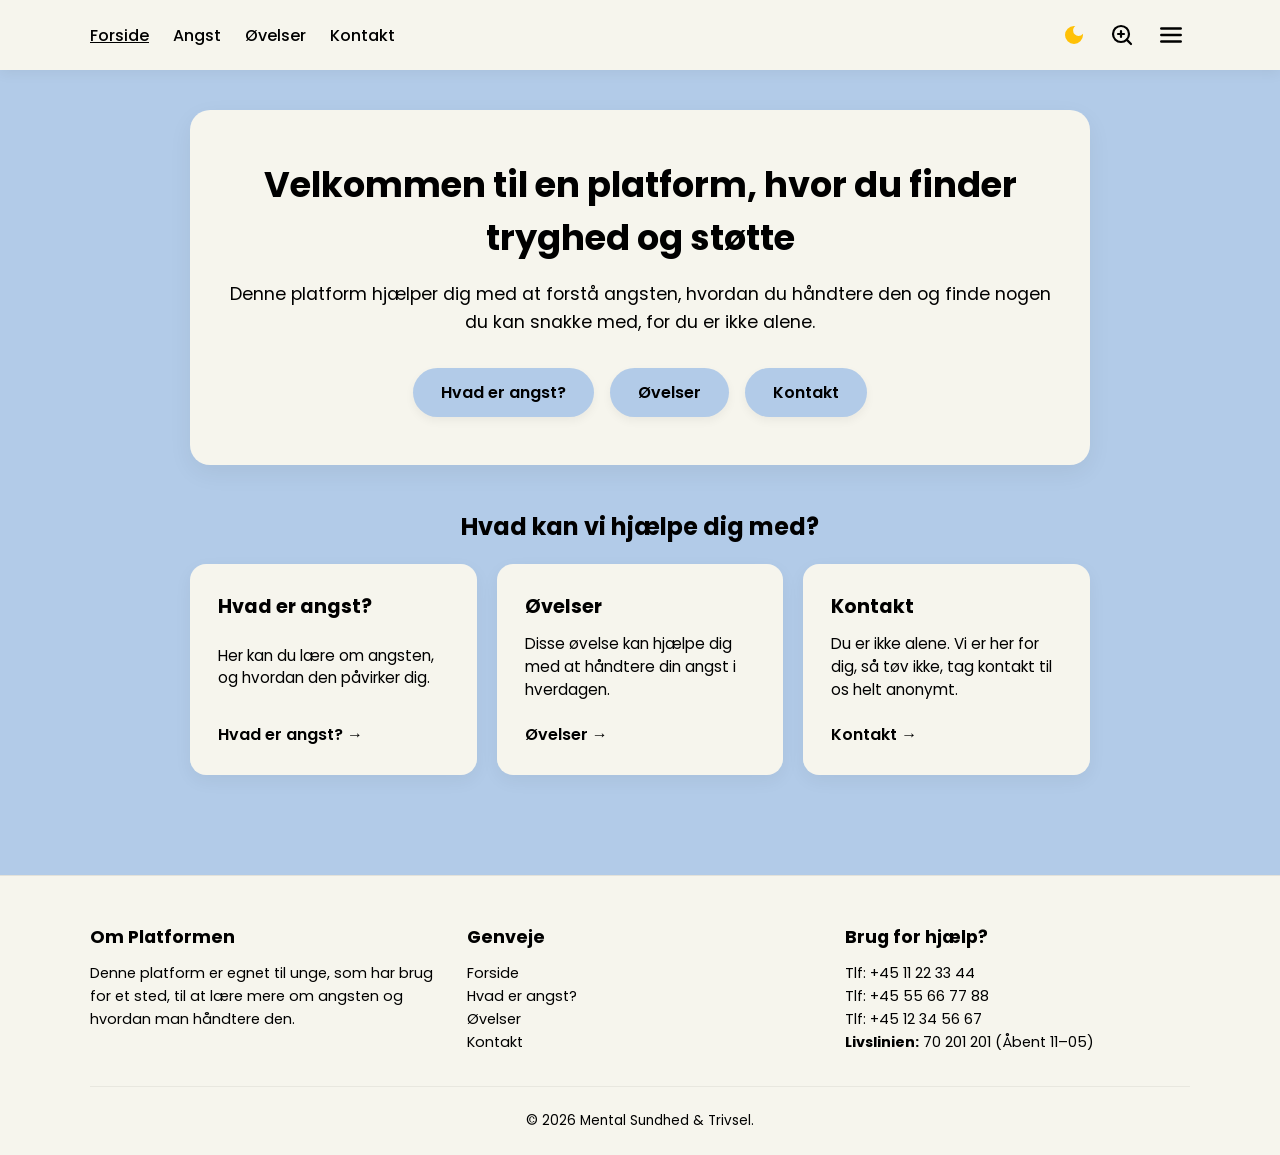
<file: index.html>
<!DOCTYPE html>
<html lang="da">
<head>
    <meta charset="UTF-8">
    <meta name="viewport" content="width=device-width, initial-scale=1.0">
    <title>Mental Sundhed & Trivsel - Forside</title>
    <link rel="preconnect" href="https://fonts.googleapis.com">
    <link rel="preconnect" href="https://fonts.gstatic.com" crossorigin>
    <link href="https://fonts.googleapis.com/css2?family=Poppins:wght@300;400;500;600;700&display=swap" rel="stylesheet">
    <link rel="stylesheet" href="style.css">
</head>
<body>

    <!-- Top Header -->
    <header class="site-header">
        <div class="header-inner">
            <nav class="desktop-nav" aria-label="Hovednavigation">
                <a href="index.html" class="active">Forside</a>
                <a href="om-angst.html">Angst</a>
                <a href="ovelser.html">Øvelser</a>
                <a href="kontakt.html">Kontakt</a>
            </nav>

            <div class="header-icons">
                <!-- Gul måne til Dark Mode -->
                <button id="theme-toggle" class="icon-btn moon-btn" aria-label="Skift til mørk tilstand" title="Mørk tilstand">
                    <svg width="24" height="24" viewBox="0 0 24 24" fill="currentColor">
                        <path d="M12 3a9 9 0 1 0 9 9c0-.46-.04-.92-.1-1.36a5.389 5.389 0 0 1-4.4 2.26 5.403 5.403 0 0 1-5.4-5.4c0-1.81.89-3.42 2.26-4.4C12.92 3.04 12.46 3 12 3z"/>
                    </svg>
                </button>

                <!-- Forstørrelsesglas til tekststørrelse -->
                <button id="text-size-toggle" class="icon-btn" aria-label="Juster tekststørrelse" title="Skift tekststørrelse">
                    <svg width="24" height="24" viewBox="0 0 24 24" fill="none" stroke="currentColor" stroke-width="2.2" stroke-linecap="round" stroke-linejoin="round">
                        <circle cx="11" cy="11" r="8"/>
                        <line x1="21" y1="21" x2="16.65" y2="16.65"/>
                        <line x1="11" y1="8" x2="11" y2="14"/>
                        <line x1="8" y1="11" x2="14" y2="11"/>
                    </svg>
                </button>

                <!-- Menu-ikon -->
                <button id="menu-toggle" class="icon-btn mobile-menu-btn" aria-label="Åbn menu" title="Menu">
                    <svg width="26" height="26" viewBox="0 0 24 24" fill="none" stroke="currentColor" stroke-width="2.2" stroke-linecap="round">
                        <line x1="3" y1="12" x2="21" y2="12"/>
                        <line x1="3" y1="6" x2="21" y2="6"/>
                        <line x1="3" y1="18" x2="21" y2="18"/>
                    </svg>
                </button>
            </div>
        </div>

        <!-- Udfoldelig mobilmenu -->
        <nav id="nav-menu" class="nav-dropdown hidden" aria-label="Mobilnavigation">
            <a href="index.html">Forside</a>
            <a href="om-angst.html">Angst</a>
            <a href="ovelser.html">Øvelser</a>
            <a href="kontakt.html">Kontakt</a>
        </nav>
    </header>

    <!-- Hovedindhold -->
    <main class="main-wrapper">
        
        <!-- Hero-boks -->
        <section class="hero-box">
            <h1>Velkommen til en platform, hvor du finder tryghed og støtte</h1>
            <p>Denne platform hjælper dig med at forstå angsten, hvordan du håndtere den og finde nogen du kan snakke med, for du er ikke alene.</p>
            
            <div class="hero-buttons">
                <a href="om-angst.html" class="pill-btn">Hvad er angst?</a>
                <a href="ovelser.html" class="pill-btn">Øvelser</a>
                <a href="kontakt.html" class="pill-btn">Kontakt</a>
            </div>
        </section>

        <!-- Sektion med tre kort -->
        <section class="cards-section">
            <h2>Hvad kan vi hjælpe dig med?</h2>
            
            <div class="cards-grid">
                <article class="info-card">
                    <h3>Hvad er angst?</h3>
                    <p>Her kan du lære om angsten, og hvordan den påvirker dig.</p>
                    <a href="om-angst.html" class="card-link">Hvad er angst? &rarr;</a>
                </article>

                <article class="info-card">
                    <h3>Øvelser</h3>
                    <p>Disse øvelse kan hjælpe dig med at håndtere din angst i hverdagen.</p>
                    <a href="ovelser.html" class="card-link">Øvelser &rarr;</a>
                </article>

                <article class="info-card">
                    <h3>Kontakt</h3>
                    <p>Du er ikke alene. Vi er her for dig, så tøv ikke, tag kontakt til os helt anonymt.</p>
                    <a href="kontakt.html" class="card-link">Kontakt &rarr;</a>
                </article>
            </div>
        </section>

    </main>

    <!-- Footer -->
    <footer class="site-footer">
        <div class="footer-grid">
            <div class="footer-col">
                <h4>Om Platformen</h4>
                <p>Denne platform er egnet til unge, som har brug for et sted, til at lære mere om angsten og hvordan man håndtere den.</p>
            </div>

            <div class="footer-col">
                <h4>Genveje</h4>
                <ul>
                    <li><a href="index.html">Forside</a></li>
                    <li><a href="om-angst.html">Hvad er angst?</a></li>
                    <li><a href="ovelser.html">Øvelser</a></li>
                    <li><a href="kontakt.html">Kontakt</a></li>
                </ul>
            </div>

            <div class="footer-col">
                <h4>Brug for hjælp?</h4>
                <p>Tlf: +45 11 22 33 44</p>
                <p>Tlf: +45 55 66 77 88</p>
                <p>Tlf: +45 12 34 56 67</p>
                <p><strong>Livslinien:</strong> 70 201 201 (Åbent 11–05)</p>
            </div>
            </div>
        </div>

        <div class="footer-bottom">
            <p>&copy; 2026 Mental Sundhed & Trivsel.</p>
        </div>
    </footer>

    <!-- Interaktiv JavaScript -->
    <script>
        const themeBtn = document.getElementById('theme-toggle');
        themeBtn.addEventListener('click', () => {
            document.body.classList.toggle('dark-mode');
        });

        const textSizeBtn = document.getElementById('text-size-toggle');
        textSizeBtn.addEventListener('click', () => {
            document.body.classList.toggle('large-text');
        });

        const menuBtn = document.getElementById('menu-toggle');
        const navMenu = document.getElementById('nav-menu');
        menuBtn.addEventListener('click', () => {
            navMenu.classList.toggle('hidden');
        });
    </script>
</body>
</html>
</file>
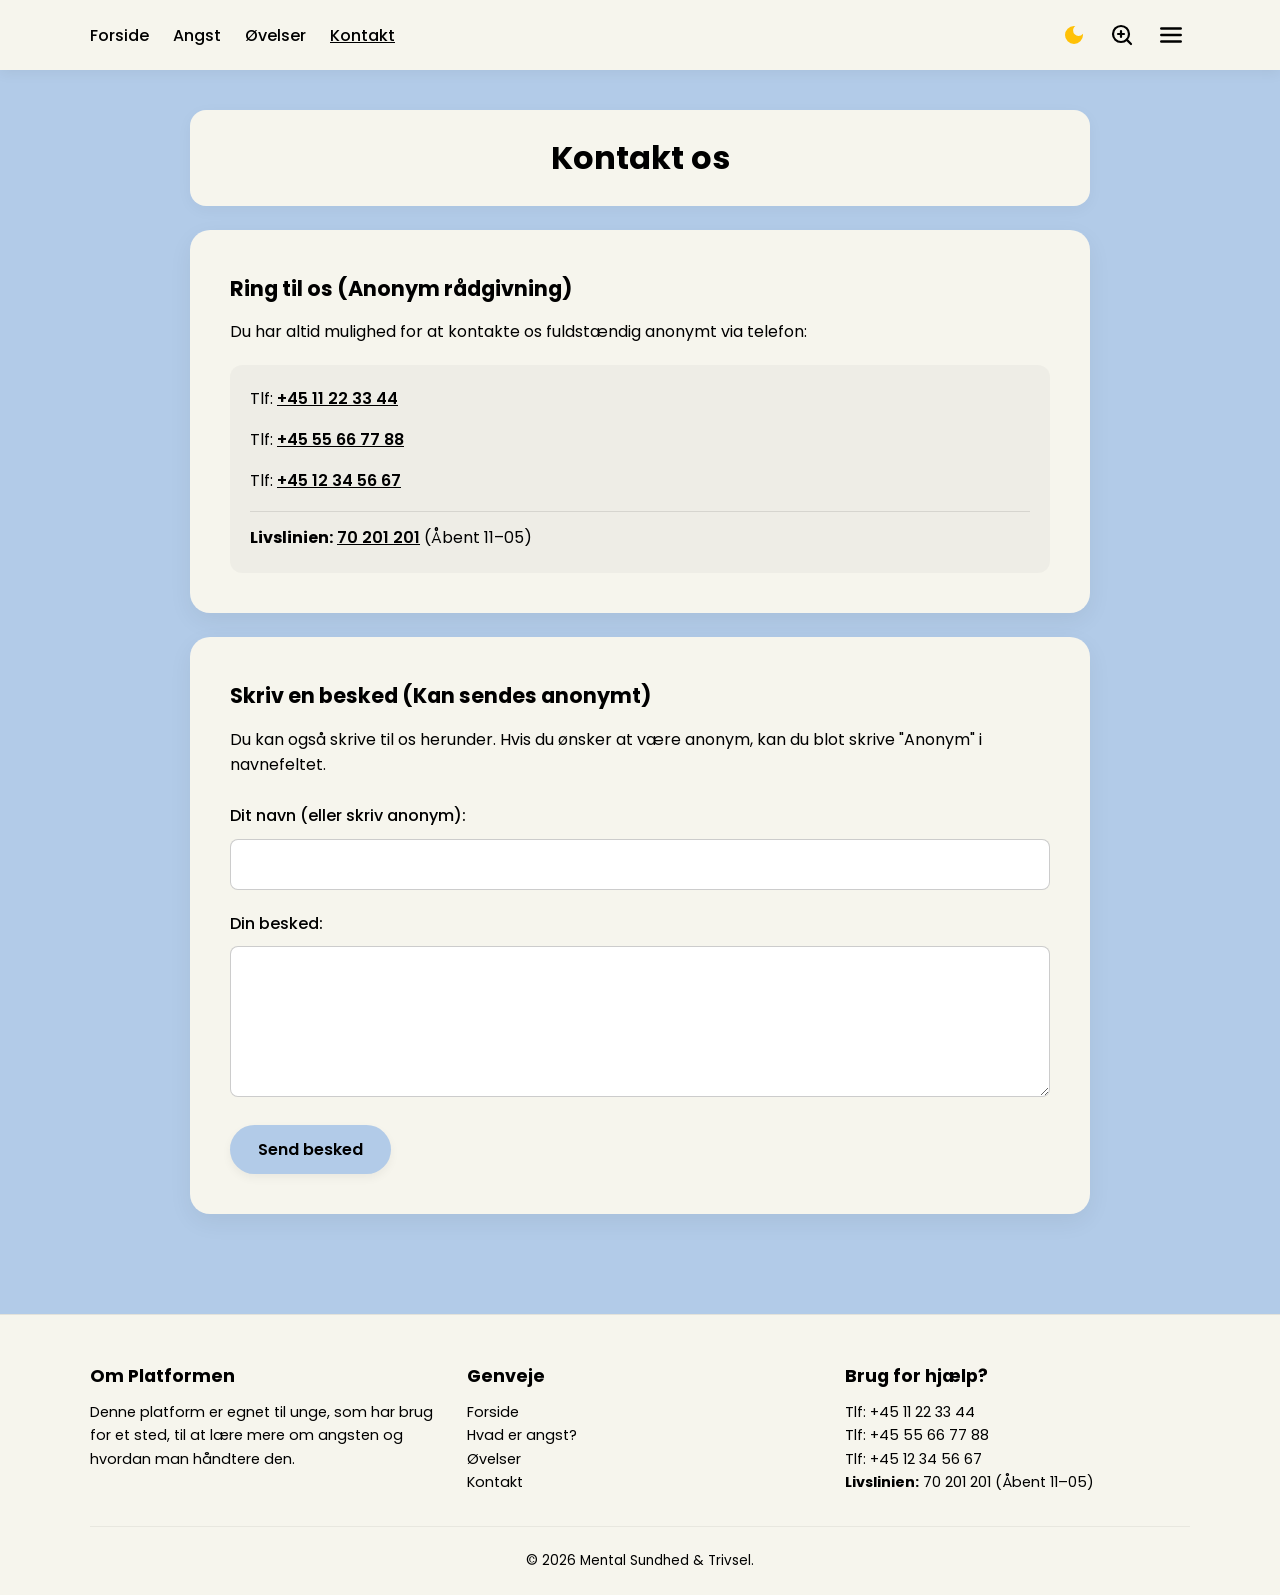
<file: kontakt.html>
<!DOCTYPE html>
<html lang="da">
<head>
    <meta charset="UTF-8">
    <meta name="viewport" content="width=device-width, initial-scale=1.0">
    <title>Kontakt - Mental Sundhed & Trivsel</title>
    <link rel="preconnect" href="https://fonts.googleapis.com">
    <link rel="preconnect" href="https://fonts.gstatic.com" crossorigin>
    <link href="https://fonts.googleapis.com/css2?family=Poppins:wght@300;400;500;600;700&display=swap" rel="stylesheet">
    <link rel="stylesheet" href="style.css">
</head>
<body>

    <!-- Top Header -->
    <header class="site-header">
        <div class="header-inner">
            <nav class="desktop-nav" aria-label="Hovednavigation">
                <a href="index.html">Forside</a>
                <a href="om-angst.html">Angst</a>
                <a href="ovelser.html">Øvelser</a>
                <a href="kontakt.html" class="active">Kontakt</a>
            </nav>

            <div class="header-icons">
                <!-- Gul måne til Dark Mode -->
                <button id="theme-toggle" class="icon-btn moon-btn" aria-label="Skift til mørk tilstand" title="Mørk tilstand">
                    <svg width="24" height="24" viewBox="0 0 24 24" fill="currentColor">
                        <path d="M12 3a9 9 0 1 0 9 9c0-.46-.04-.92-.1-1.36a5.389 5.389 0 0 1-4.4 2.26 5.403 5.403 0 0 1-5.4-5.4c0-1.81.89-3.42 2.26-4.4C12.92 3.04 12.46 3 12 3z"/>
                    </svg>
                </button>

                <!-- Forstørrelsesglas til tekststørrelse -->
                <button id="text-size-toggle" class="icon-btn" aria-label="Juster tekststørrelse" title="Skift tekststørrelse">
                    <svg width="24" height="24" viewBox="0 0 24 24" fill="none" stroke="currentColor" stroke-width="2.2" stroke-linecap="round" stroke-linejoin="round">
                        <circle cx="11" cy="11" r="8"/>
                        <line x1="21" y1="21" x2="16.65" y2="16.65"/>
                        <line x1="11" y1="8" x2="11" y2="14"/>
                        <line x1="8" y1="11" x2="14" y2="11"/>
                    </svg>
                </button>

                <!-- Menu-ikon -->
                <button id="menu-toggle" class="icon-btn mobile-menu-btn" aria-label="Åbn menu" title="Menu">
                    <svg width="26" height="26" viewBox="0 0 24 24" fill="none" stroke="currentColor" stroke-width="2.2" stroke-linecap="round">
                        <line x1="3" y1="12" x2="21" y2="12"/>
                        <line x1="3" y1="6" x2="21" y2="6"/>
                        <line x1="3" y1="18" x2="21" y2="18"/>
                    </svg>
                </button>
            </div>
        </div>

        <!-- Udfoldelig mobilmenu -->
        <nav id="nav-menu" class="nav-dropdown hidden" aria-label="Mobilnavigation">
            <a href="index.html">Forside</a>
            <a href="om-angst.html">Angst</a>
            <a href="ovelser.html">Øvelser</a>
            <a href="kontakt.html">Kontakt</a>
        </nav>
    </header>

    <!-- Hovedindhold -->
    <main class="main-wrapper">
        
        <!-- Titel-boks -->
        <div class="page-title-box">
            <h1>Kontakt os</h1>
        </div>

        <!-- Fælles boks med alle telefonnumre -->
        <section class="content-box">
            <h2 style="font-size: 1.3rem; margin-bottom: 12px;">Ring til os (Anonym rådgivning)</h2>
            <p style="margin-bottom: 20px; line-height: 1.6;">
                Du har altid mulighed for at kontakte os fuldstændig anonymt via telefon:
            </p>

            <div style="background-color: rgba(0,0,0,0.03); padding: 20px; border-radius: 12px; display: flex; flex-direction: column; gap: 12px;">
                <p style="font-size: 1rem;">Tlf: <a href="tel:+4511223344" style="font-weight: 600; text-decoration: underline;">+45 11 22 33 44</a></p>
                <p style="font-size: 1rem;">Tlf: <a href="tel:+4555667788" style="font-weight: 600; text-decoration: underline;">+45 55 66 77 88</a></p>
                <p style="font-size: 1rem;">Tlf: <a href="tel:+4512345667" style="font-weight: 600; text-decoration: underline;">+45 12 34 56 67</a></p>
                <p style="font-size: 1rem; margin-top: 4px; padding-top: 12px; border-top: 1px solid rgba(0,0,0,0.1);">
                    <strong>Livslinien:</strong> <a href="tel:70201201" style="font-weight: 600; text-decoration: underline;">70 201 201</a> (Åbent 11–05)
                </p>
            </div>
        </section>

        <!-- Kontaktformular-boks (Uden e-mail og med Send-knap) -->
        <section class="content-box">
            <h2 style="font-size: 1.3rem; margin-bottom: 12px;">Skriv en besked (Kan sendes anonymt)</h2>
            <p style="margin-bottom: 24px; line-height: 1.6;">
                Du kan også skrive til os herunder. Hvis du ønsker at være anonym, kan du blot skrive "Anonym" i navnefeltet.
            </p>

            <form id="contact-form" style="display: flex; flex-direction: column; gap: 20px;">
                <div style="display: flex; flex-direction: column; gap: 8px;">
                    <label for="navn" style="font-weight: 500;">Dit navn (eller skriv anonym):</label>
                    <input type="text" id="navn" name="navn" required style="padding: 12px; border-radius: 8px; border: 1px solid rgba(0,0,0,0.2); background-color: #ffffff; font-family: 'Poppins', sans-serif; font-size: 1rem;">
                </div>

                <div style="display: flex; flex-direction: column; gap: 8px;">
                    <label for="besked" style="font-weight: 500;">Din besked:</label>
                    <textarea id="besked" name="besked" rows="5" required style="padding: 12px; border-radius: 8px; border: 1px solid rgba(0,0,0,0.2); background-color: #ffffff; font-family: 'Poppins', sans-serif; font-size: 1rem; resize: vertical;"></textarea>
                </div>

                <button type="submit" class="pill-btn" style="border: none; cursor: pointer; align-self: flex-start; margin-top: 8px; font-family: 'Poppins', sans-serif; font-size: 1rem;">Send besked</button>
            </form>

            <!-- Bekræftelsesbesked når man trykker på knappen -->
            <p id="form-feedback" class="hidden" style="margin-top: 16px; font-weight: 600;">
                Tak for din besked! Vi har modtaget den.
            </p>
        </section>

    </main>

    <!-- Footer -->
    <footer class="site-footer">
        <div class="footer-grid">
            <div class="footer-col">
                <h4>Om Platformen</h4>
                <p>Denne platform er egnet til unge, som har brug for et sted, til at lære mere om angsten og hvordan man håndtere den.</p>
            </div>

            <div class="footer-col">
                <h4>Genveje</h4>
                <ul>
                    <li><a href="index.html">Forside</a></li>
                    <li><a href="om-angst.html">Hvad er angst?</a></li>
                    <li><a href="ovelser.html">Øvelser</a></li>
                    <li><a href="kontakt.html">Kontakt</a></li>
                </ul>
            </div>

<div class="footer-col">
                <h4>Brug for hjælp?</h4>
                <p>Tlf: +45 11 22 33 44</p>
                <p>Tlf: +45 55 66 77 88</p>
                <p>Tlf: +45 12 34 56 67</p>
                <p><strong>Livslinien:</strong> 70 201 201 (Åbent 11–05)</p>
            </div>
            </div>
        </div>

        <div class="footer-bottom">
            <p>&copy; 2026 Mental Sundhed & Trivsel.</p>
        </div>
    </footer>

    <!-- Interaktiv JavaScript -->
    <script>
        const themeBtn = document.getElementById('theme-toggle');
        themeBtn.addEventListener('click', () => {
            document.body.classList.toggle('dark-mode');
        });

        const textSizeBtn = document.getElementById('text-size-toggle');
        textSizeBtn.addEventListener('click', () => {
            document.body.classList.toggle('large-text');
        });

        const menuBtn = document.getElementById('menu-toggle');
        const navMenu = document.getElementById('nav-menu');
        menuBtn.addEventListener('click', () => {
            navMenu.classList.toggle('hidden');
        });

        // Vis bekræftelse når beskeden sendes i prototypen
        const contactForm = document.getElementById('contact-form');
        const formFeedback = document.getElementById('form-feedback');
        contactForm.addEventListener('submit', (e) => {
            e.preventDefault();
            formFeedback.classList.remove('hidden');
            contactForm.reset();
        });
    </script>
</body>
</html>
</file>
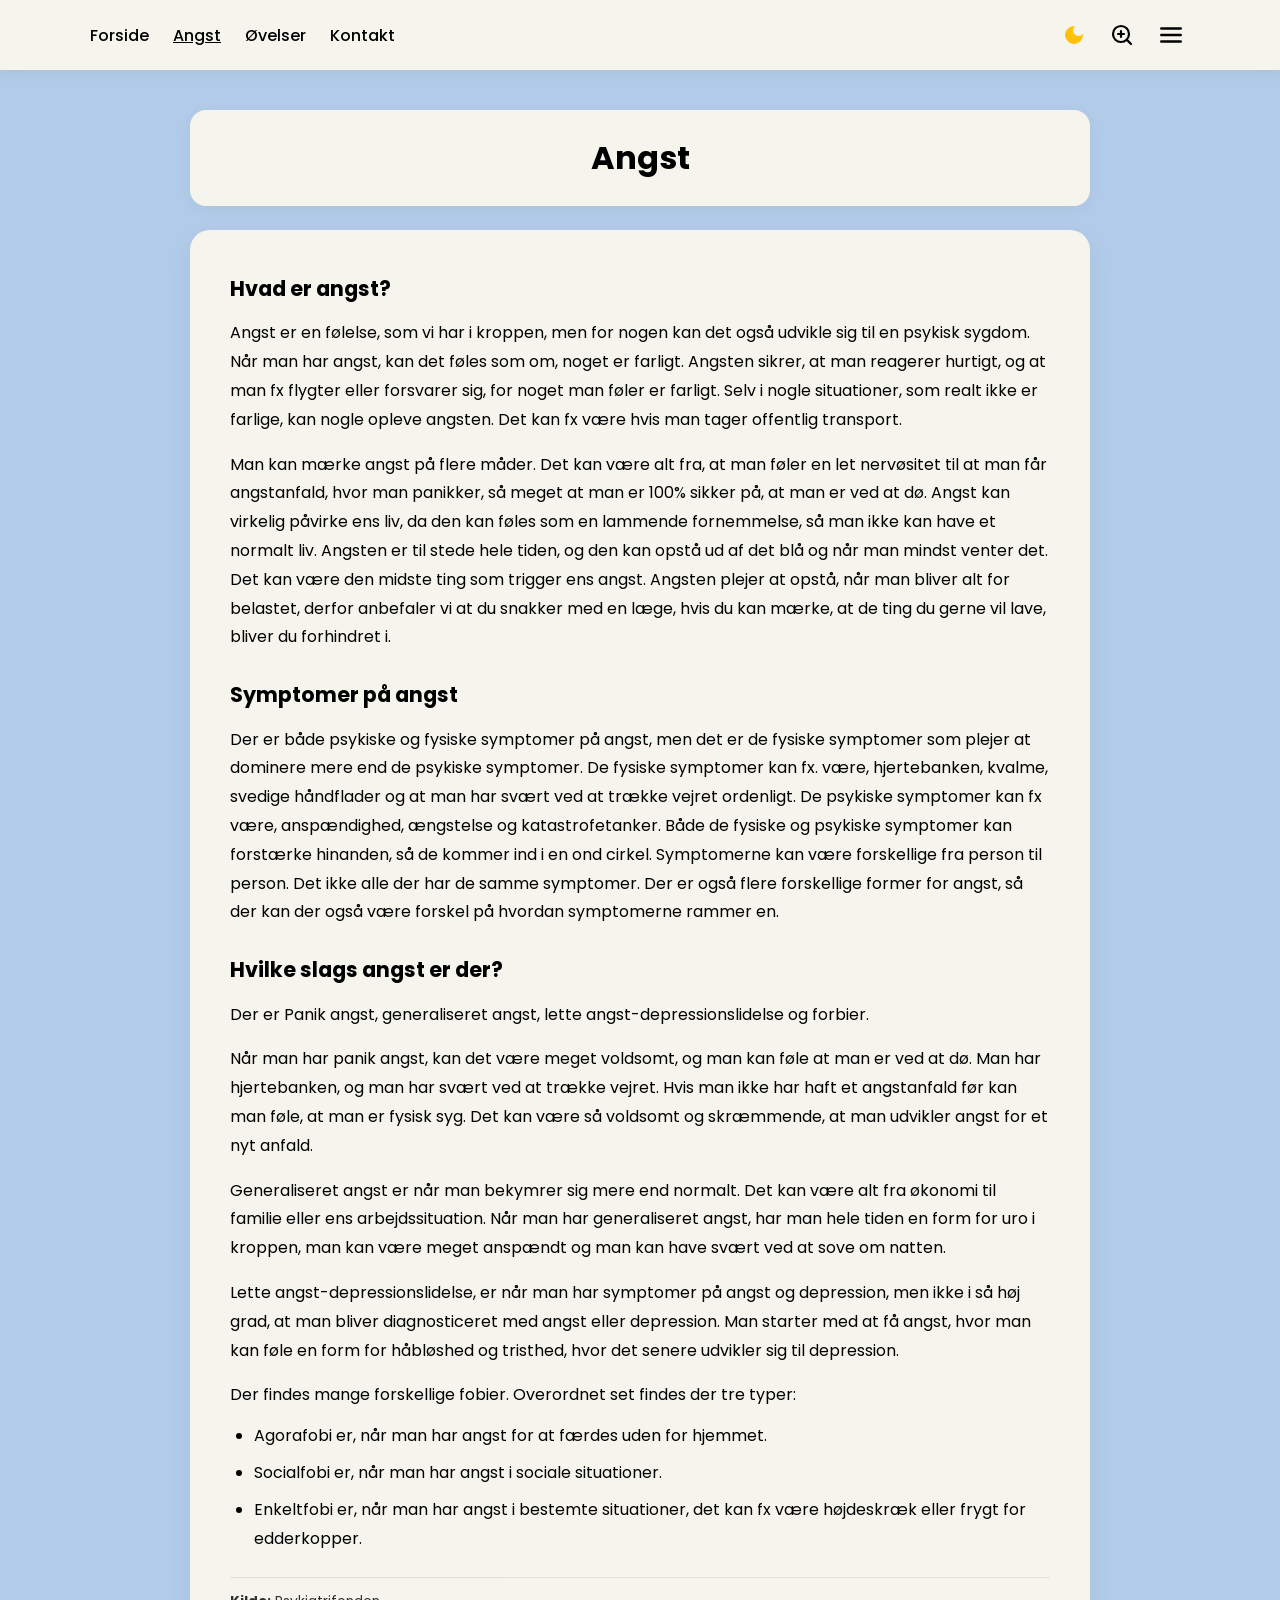
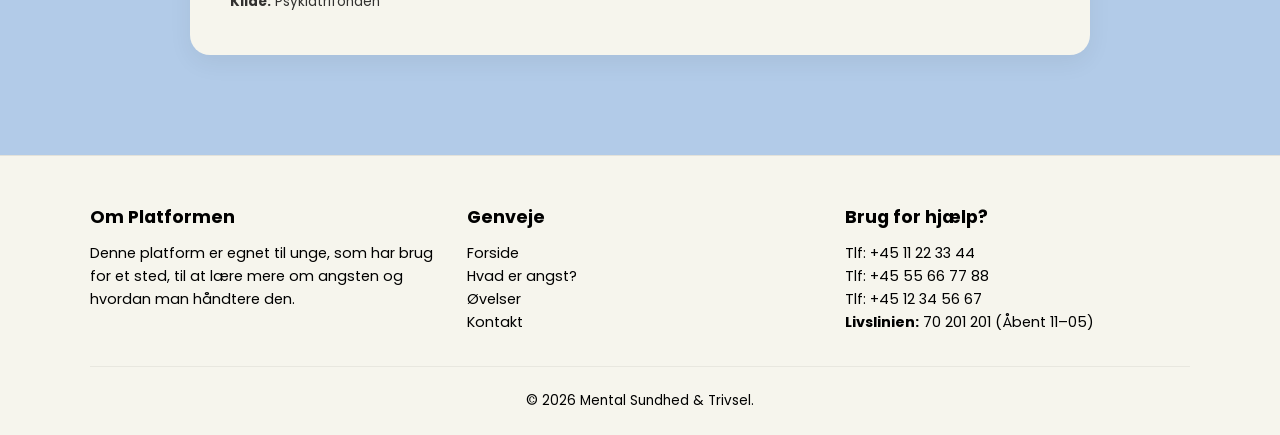
<file: om-angst.html>
<!DOCTYPE html>
<html lang="da">
<head>
    <meta charset="UTF-8">
    <meta name="viewport" content="width=device-width, initial-scale=1.0">
    <title>Angst - Mental Sundhed & Trivsel</title>
    <link rel="preconnect" href="https://fonts.googleapis.com">
    <link rel="preconnect" href="https://fonts.gstatic.com" crossorigin>
    <link href="https://fonts.googleapis.com/css2?family=Poppins:wght@300;400;500;600;700&display=swap" rel="stylesheet">
    <link rel="stylesheet" href="style.css">
</head>
<body>

    <!-- Top Header -->
    <header class="site-header">
        <div class="header-inner">
            <nav class="desktop-nav" aria-label="Hovednavigation">
                <a href="index.html">Forside</a>
                <a href="om-angst.html" class="active">Angst</a>
                <a href="ovelser.html">Øvelser</a>
                <a href="kontakt.html">Kontakt</a>
            </nav>

            <div class="header-icons">
                <!-- Gul måne til Dark Mode -->
                <button id="theme-toggle" class="icon-btn moon-btn" aria-label="Skift til mørk tilstand" title="Mørk tilstand">
                    <svg width="24" height="24" viewBox="0 0 24 24" fill="currentColor">
                        <path d="M12 3a9 9 0 1 0 9 9c0-.46-.04-.92-.1-1.36a5.389 5.389 0 0 1-4.4 2.26 5.403 5.403 0 0 1-5.4-5.4c0-1.81.89-3.42 2.26-4.4C12.92 3.04 12.46 3 12 3z"/>
                    </svg>
                </button>

                <!-- Forstørrelsesglas til tekststørrelse -->
                <button id="text-size-toggle" class="icon-btn" aria-label="Juster tekststørrelse" title="Skift tekststørrelse">
                    <svg width="24" height="24" viewBox="0 0 24 24" fill="none" stroke="currentColor" stroke-width="2.2" stroke-linecap="round" stroke-linejoin="round">
                        <circle cx="11" cy="11" r="8"/>
                        <line x1="21" y1="21" x2="16.65" y2="16.65"/>
                        <line x1="11" y1="8" x2="11" y2="14"/>
                        <line x1="8" y1="11" x2="14" y2="11"/>
                    </svg>
                </button>

                <!-- Menu-ikon -->
                <button id="menu-toggle" class="icon-btn mobile-menu-btn" aria-label="Åbn menu" title="Menu">
                    <svg width="26" height="26" viewBox="0 0 24 24" fill="none" stroke="currentColor" stroke-width="2.2" stroke-linecap="round">
                        <line x1="3" y1="12" x2="21" y2="12"/>
                        <line x1="3" y1="6" x2="21" y2="6"/>
                        <line x1="3" y1="18" x2="21" y2="18"/>
                    </svg>
                </button>
            </div>
        </div>

        <!-- Udfoldelig mobilmenu -->
        <nav id="nav-menu" class="nav-dropdown hidden" aria-label="Mobilnavigation">
            <a href="index.html">Forside</a>
            <a href="om-angst.html">Angst</a>
            <a href="ovelser.html">Øvelser</a>
            <a href="kontakt.html">Kontakt</a>
        </nav>
    </header>

    <!-- Hovedindhold -->
    <main class="main-wrapper">
        
        <!-- Titel-boks -->
        <div class="page-title-box">
            <h1>Angst</h1>
        </div>

        <!-- Indholdsboks -->
        <section class="content-box">
            <h2 style="font-size: 1.3rem; margin-bottom: 12px;">Hvad er angst?</h2>
            <p style="margin-bottom: 16px;">
                Angst er en følelse, som vi har i kroppen, men for nogen kan det også udvikle sig til en psykisk sygdom. Når man har angst, kan det føles som om, noget er farligt. Angsten sikrer, at man reagerer hurtigt, og at man fx flygter eller forsvarer sig, for noget man føler er farligt. Selv i nogle situationer, som realt ikke er farlige, kan nogle opleve angsten. Det kan fx være hvis man tager offentlig transport.
            </p>

            <p style="margin-bottom: 24px;">
                Man kan mærke angst på flere måder. Det kan være alt fra, at man føler en let nervøsitet til at man får angstanfald, hvor man panikker, så meget at man er 100% sikker på, at man er ved at dø. Angst kan virkelig påvirke ens liv, da den kan føles som en lammende fornemmelse, så man ikke kan have et normalt liv. Angsten er til stede hele tiden, og den kan opstå ud af det blå og når man mindst venter det. Det kan være den midste ting som trigger ens angst. Angsten plejer at opstå, når man bliver alt for belastet, derfor anbefaler vi at du snakker med en læge, hvis du kan mærke, at de ting du gerne vil lave, bliver du forhindret i.
            </p>

            <h2 style="font-size: 1.3rem; margin-bottom: 12px;">Symptomer på angst</h2>
            <p style="margin-bottom: 24px;">
                Der er både psykiske og fysiske symptomer på angst, men det er de fysiske symptomer som plejer at dominere mere end de psykiske symptomer. De fysiske symptomer kan fx. være, hjertebanken, kvalme, svedige håndflader og at man har svært ved at trække vejret ordenligt. De psykiske symptomer kan fx være, anspændighed, ængstelse og katastrofetanker. Både de fysiske og psykiske symptomer kan forstærke hinanden, så de kommer ind i en ond cirkel. Symptomerne kan være forskellige fra person til person. Det ikke alle der har de samme symptomer. Der er også flere forskellige former for angst, så der kan der også være forskel på hvordan symptomerne rammer en.
            </p>

            <h2 style="font-size: 1.3rem; margin-bottom: 12px;">Hvilke slags angst er der?</h2>
            <p style="margin-bottom: 16px;">
                Der er Panik angst, generaliseret angst, lette angst-depressionslidelse og forbier.
            </p>

            <p style="margin-bottom: 16px;">
                Når man har panik angst, kan det være meget voldsomt, og man kan føle at man er ved at dø. Man har hjertebanken, og man har svært ved at trække vejret. Hvis man ikke har haft et angstanfald før kan man føle, at man er fysisk syg. Det kan være så voldsomt og skræmmende, at man udvikler angst for et nyt anfald.
            </p>

            <p style="margin-bottom: 16px;">
                Generaliseret angst er når man bekymrer sig mere end normalt. Det kan være alt fra økonomi til familie eller ens arbejdssituation. Når man har generaliseret angst, har man hele tiden en form for uro i kroppen, man kan være meget anspændt og man kan have svært ved at sove om natten.
            </p>

            <p style="margin-bottom: 16px;">
                Lette angst-depressionslidelse, er når man har symptomer på angst og depression, men ikke i så høj grad, at man bliver diagnosticeret med angst eller depression. Man starter med at få angst, hvor man kan føle en form for håbløshed og tristhed, hvor det senere udvikler sig til depression.
            </p>

            <p style="margin-bottom: 12px;">
                Der findes mange forskellige fobier. Overordnet set findes der tre typer:
            </p>

            <ul style="padding-left: 24px; display: flex; flex-direction: column; gap: 8px;">
                <li>Agorafobi er, når man har angst for at færdes uden for hjemmet.</li>
                <li>Socialfobi er, når man har angst i sociale situationer.</li>
                <li>Enkeltfobi er, når man har angst i bestemte situationer, det kan fx være højdeskræk eller frygt for edderkopper.</li>
            </ul>
            <div style="border-top: 1px solid rgba(0, 0, 0, 0.1); padding-top: 12px; margin-top: 24px; font-size: 0.85rem; opacity: 0.8;">
                <p><strong>Kilde:</strong> Psykiatrifonden</p>
            </div>
        </section>

    </main>

    <!-- Footer -->
     <!-- Footer -->
    <footer class="site-footer">
        <div class="footer-grid">
            <div class="footer-col">
                <h4>Om Platformen</h4>
                <p>Denne platform er egnet til unge, som har brug for et sted, til at lære mere om angsten og hvordan man håndtere den.</p>
            </div>

            <div class="footer-col">
                <h4>Genveje</h4>
                <ul>
                    <li><a href="index.html">Forside</a></li>
                    <li><a href="om-angst.html">Hvad er angst?</a></li>
                    <li><a href="ovelser.html">Øvelser</a></li>
                    <li><a href="kontakt.html">Kontakt</a></li>
                </ul>
            </div>

            <div class="footer-col">
                <h4>Brug for hjælp?</h4>
                <p>Tlf: +45 11 22 33 44</p>
                <p>Tlf: +45 55 66 77 88</p>
                <p>Tlf: +45 12 34 56 67</p>
                <p><strong>Livslinien:</strong> 70 201 201 (Åbent 11–05)</p>
            </div>
        </div>

        <div class="footer-bottom">
            <p>&copy; 2026 Mental Sundhed & Trivsel.</p>
        </div>
    </footer>
    <!-- Interaktiv JavaScript -->
    <script>
        const themeBtn = document.getElementById('theme-toggle');
        themeBtn.addEventListener('click', () => {
            document.body.classList.toggle('dark-mode');
        });

        const textSizeBtn = document.getElementById('text-size-toggle');
        textSizeBtn.addEventListener('click', () => {
            document.body.classList.toggle('large-text');
        });

        const menuBtn = document.getElementById('menu-toggle');
        const navMenu = document.getElementById('nav-menu');
        menuBtn.addEventListener('click', () => {
            navMenu.classList.toggle('hidden');
        });
    </script>
</body>
</html>
</file>
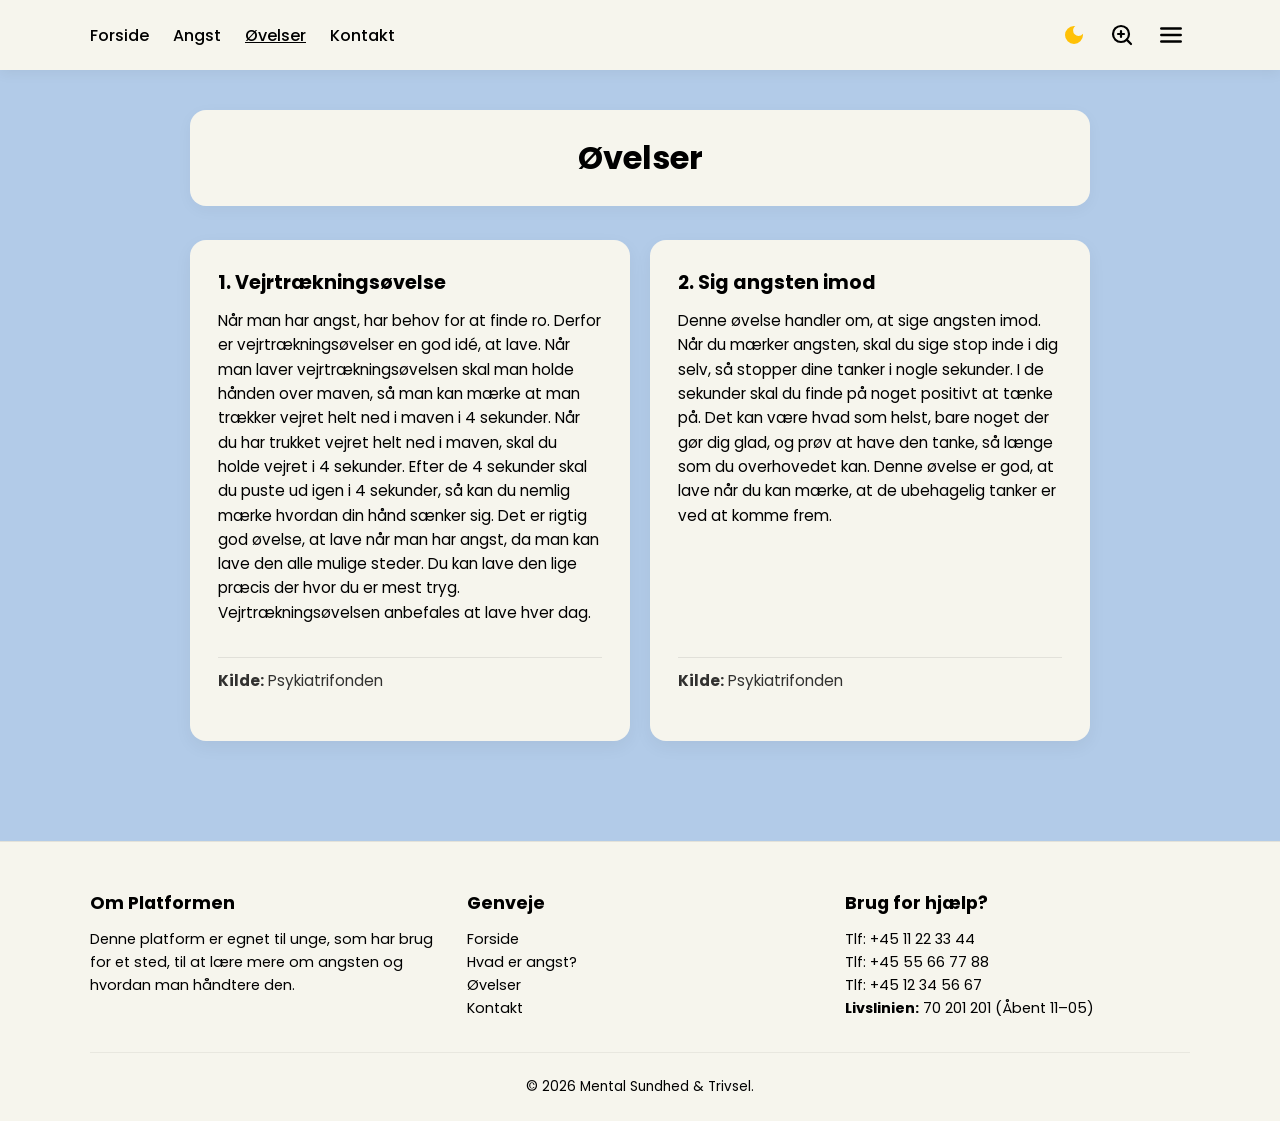
<file: ovelser.html>
<!DOCTYPE html>
<html lang="da">
<head>
    <meta charset="UTF-8">
    <meta name="viewport" content="width=device-width, initial-scale=1.0">
    <title>Øvelser - Mental Sundhed & Trivsel</title>
    <link rel="preconnect" href="https://fonts.googleapis.com">
    <link rel="preconnect" href="https://fonts.gstatic.com" crossorigin>
    <link href="https://fonts.googleapis.com/css2?family=Poppins:wght@300;400;500;600;700&display=swap" rel="stylesheet">
    <link rel="stylesheet" href="style.css">
</head>
<body>

    <!-- Top Header -->
    <header class="site-header">
        <div class="header-inner">
            <nav class="desktop-nav" aria-label="Hovednavigation">
                <a href="index.html">Forside</a>
                <a href="om-angst.html">Angst</a>
                <a href="ovelser.html" class="active">Øvelser</a>
                <a href="kontakt.html">Kontakt</a>
            </nav>

            <div class="header-icons">
                <!-- Gul måne til Dark Mode -->
                <button id="theme-toggle" class="icon-btn moon-btn" aria-label="Skift til mørk tilstand" title="Mørk tilstand">
                    <svg width="24" height="24" viewBox="0 0 24 24" fill="currentColor">
                        <path d="M12 3a9 9 0 1 0 9 9c0-.46-.04-.92-.1-1.36a5.389 5.389 0 0 1-4.4 2.26 5.403 5.403 0 0 1-5.4-5.4c0-1.81.89-3.42 2.26-4.4C12.92 3.04 12.46 3 12 3z"/>
                    </svg>
                </button>

                <!-- Forstørrelsesglas til tekststørrelse -->
                <button id="text-size-toggle" class="icon-btn" aria-label="Juster tekststørrelse" title="Skift tekststørrelse">
                    <svg width="24" height="24" viewBox="0 0 24 24" fill="none" stroke="currentColor" stroke-width="2.2" stroke-linecap="round" stroke-linejoin="round">
                        <circle cx="11" cy="11" r="8"/>
                        <line x1="21" y1="21" x2="16.65" y2="16.65"/>
                        <line x1="11" y1="8" x2="11" y2="14"/>
                        <line x1="8" y1="11" x2="14" y2="11"/>
                    </svg>
                </button>

                <!-- Menu-ikon -->
                <button id="menu-toggle" class="icon-btn mobile-menu-btn" aria-label="Åbn menu" title="Menu">
                    <svg width="26" height="26" viewBox="0 0 24 24" fill="none" stroke="currentColor" stroke-width="2.2" stroke-linecap="round">
                        <line x1="3" y1="12" x2="21" y2="12"/>
                        <line x1="3" y1="6" x2="21" y2="6"/>
                        <line x1="3" y1="18" x2="21" y2="18"/>
                    </svg>
                </button>
            </div>
        </div>

        <!-- Udfoldelig mobilmenu -->
        <nav id="nav-menu" class="nav-dropdown hidden" aria-label="Mobilnavigation">
            <a href="index.html">Forside</a>
            <a href="om-angst.html">Angst</a>
            <a href="ovelser.html">Øvelser</a>
            <a href="kontakt.html">Kontakt</a>
        </nav>
    </header>

    <!-- Hovedindhold -->
    <main class="main-wrapper">
        
        <!-- Den øverste aflange titel-boks -->
        <div class="page-title-box">
            <h1>Øvelser</h1>
        </div>

        <!-- Gitter med de to øvelses-bokse ved siden af hinanden -->
        <div class="cards-grid" style="margin-top: 10px;">
            
            <!-- Boks 1: Vejrtrækningsøvelse -->
            <article class="info-card" style="justify-content: space-between;">
                <div>
                    <h3 style="font-size: 1.2rem; margin-bottom: 12px;">1. Vejrtrækningsøvelse</h3>
                    <p style="font-size: 0.95rem; line-height: 1.6; margin-bottom: 20px;">
                        Når man har angst, har behov for at finde ro. Derfor er vejrtrækningsøvelser en god idé, at lave. Når man laver vejrtrækningsøvelsen skal man holde hånden over maven, så man kan mærke at man trækker vejret helt ned i maven i 4 sekunder. Når du har trukket vejret helt ned i maven, skal du holde vejret i 4 sekunder. Efter de 4 sekunder skal du puste ud igen i 4 sekunder, så kan du nemlig mærke hvordan din hånd sænker sig. Det er rigtig god øvelse, at lave når man har angst, da man kan lave den alle mulige steder. Du kan lave den lige præcis der hvor du er mest tryg. Vejrtrækningsøvelsen anbefales at lave hver dag.
                    </p>
                </div>
                <div style="border-top: 1px solid rgba(0, 0, 0, 0.1); padding-top: 12px; margin-top: 12px; font-size: 0.85rem; opacity: 0.8;">
                    <p><strong>Kilde:</strong> Psykiatrifonden</p>
                </div>
            </article>

            <!-- Boks 2: Sig angsten imod -->
            <article class="info-card" style="justify-content: space-between;">
                <div>
                    <h3 style="font-size: 1.2rem; margin-bottom: 12px;">2. Sig angsten imod</h3>
                    <p style="font-size: 0.95rem; line-height: 1.6; margin-bottom: 20px;">
                        Denne øvelse handler om, at sige angsten imod. Når du mærker angsten, skal du sige stop inde i dig selv, så stopper dine tanker i nogle sekunder. I de sekunder skal du finde på noget positivt at tænke på. Det kan være hvad som helst, bare noget der gør dig glad, og prøv at have den tanke, så længe som du overhovedet kan. Denne øvelse er god, at lave når du kan mærke, at de ubehagelig tanker er ved at komme frem.
                    </p>
                </div>
                <div style="border-top: 1px solid rgba(0, 0, 0, 0.1); padding-top: 12px; margin-top: 12px; font-size: 0.85rem; opacity: 0.8;">
                    <p><strong>Kilde:</strong> Psykiatrifonden</p>
                </div>
            </article>

        </div>

    </main>

    <!-- Footer -->
    <footer class="site-footer">
        <div class="footer-grid">
            <div class="footer-col">
                <h4>Om Platformen</h4>
                <p>Denne platform er egnet til unge, som har brug for et sted, til at lære mere om angsten og hvordan man håndtere den.</p>
            </div>

            <div class="footer-col">
                <h4>Genveje</h4>
                <ul>
                    <li><a href="index.html">Forside</a></li>
                    <li><a href="om-angst.html">Hvad er angst?</a></li>
                    <li><a href="ovelser.html">Øvelser</a></li>
                    <li><a href="kontakt.html">Kontakt</a></li>
                </ul>
            </div>

            <div class="footer-col">
                <h4>Brug for hjælp?</h4>
                <p>Tlf: +45 11 22 33 44</p>
                <p>Tlf: +45 55 66 77 88</p>
                <p>Tlf: +45 12 34 56 67</p>
                <p><strong>Livslinien:</strong> 70 201 201 (Åbent 11–05)</p>
            </div>
            </div>
        </div>

        <div class="footer-bottom">
            <p>&copy; 2026 Mental Sundhed & Trivsel.</p>
        </div>
    </footer>

    <!-- Interaktiv JavaScript -->
    <script>
        const themeBtn = document.getElementById('theme-toggle');
        themeBtn.addEventListener('click', () => {
            document.body.classList.toggle('dark-mode');
        });

        const textSizeBtn = document.getElementById('text-size-toggle');
        textSizeBtn.addEventListener('click', () => {
            document.body.classList.toggle('large-text');
        });

        const menuBtn = document.getElementById('menu-toggle');
        const navMenu = document.getElementById('nav-menu');
        menuBtn.addEventListener('click', () => {
            navMenu.classList.toggle('hidden');
        });
    </script>
</body>
</html>
</file>
<file: style.css>
/* Generelle indstillinger og faste farver */
:root {
    --bg-color: #b2cbe8;
    --card-bg: #f6f5ed;
    --text-color: #000000;
}

body.dark-mode {
    --bg-color: #002352; /* Baggrunden bliver #002352 */
    --card-bg: #f6f5ed;  /* Kasser forbliver lyse */
    --text-color: #000000;
}

/* Sørg for at almindelig tekst er sort */
p, span, li, label, input, textarea {
    color: #000000 !important;
}

h1, h2, h3, a {
    color: #000000;
}

/* Kun overskriften "Hvad kan vi hjælpe med?" bliver hvid i dark mode – hero-teksten forbliver sort */
body.dark-mode .cards-section h2 {
    color: #ffffff !important; 
}

body.dark-mode .hero-box h1 {
    color: #000000 !important; /* Holder "Velkommen til..." sort i dark mode */
}

body.large-text {
    font-size: 1.2rem;
}

* {
    box-sizing: border-box;
    margin: 0;
    padding: 0;
}

body {
    font-family: 'Poppins', sans-serif;
    background-color: var(--bg-color);
    color: var(--text-color);
    min-height: 100vh;
    display: flex;
    flex-direction: column;
    transition: background-color 0.3s ease, color 0.3s ease;
}

/* WCAG 2.2 Tastaturnavigation fokus */
a:focus-visible, button:focus-visible {
    outline: 3px solid #ffbf00;
    outline-offset: 2px;
}

/* Header */
.site-header {
    background-color: var(--card-bg);
    padding: 16px 24px;
    box-shadow: 0 4px 12px rgba(0, 0, 0, 0.05);
}

.header-inner {
    max-width: 1100px;
    margin: 0 auto;
    display: flex;
    justify-content: space-between;
    align-items: center;
}

.desktop-nav {
    display: flex;
    gap: 24px;
}

.desktop-nav a {
    text-decoration: none;
    font-weight: 500;
    color: #000000;
}

.desktop-nav a:hover,
.desktop-nav a.active {
    text-decoration: underline;
}

/* Header ikoner */
.header-icons {
    display: flex;
    align-items: center;
    gap: 12px;
}

.icon-btn {
    background: none;
    border: none;
    cursor: pointer;
    padding: 6px;
    border-radius: 50%;
    display: flex;
    align-items: center;
    justify-content: center;
}

.icon-btn:hover {
    background-color: rgba(0, 0, 0, 0.08);
}

.moon-btn svg {
    color: #ffc107;
}

.mobile-menu-btn {
    display: flex;
}

.nav-dropdown {
    background-color: var(--card-bg);
    padding: 16px 24px;
    display: flex;
    flex-direction: column;
    gap: 12px;
    border-top: 1px solid rgba(0, 0, 0, 0.1);
}

.nav-dropdown a {
    text-decoration: none;
    font-weight: 500;
    color: #000000;
}

.hidden {
    display: none;
}

/* Hovedindhold */
.main-wrapper {
    max-width: 900px;
    width: 90%;
    margin: 40px auto;
    flex: 1;
    display: flex;
    flex-direction: column;
    gap: 24px;
}

.hero-box {
    background-color: var(--card-bg);
    padding: 48px 32px;
    border-radius: 20px;
    text-align: center;
    box-shadow: 0 8px 24px rgba(0, 0, 0, 0.06);
}

.hero-box h1 {
    font-size: 2.2rem;
    margin-bottom: 16px;
    transition: color 0.3s ease;
}

.hero-box p {
    font-size: 1.1rem;
    margin-bottom: 32px;
    line-height: 1.6;
}

.hero-buttons {
    display: flex;
    justify-content: center;
    gap: 16px;
    flex-wrap: wrap;
}

.pill-btn {
    display: inline-block;
    background-color: #b2cbe8;
    padding: 12px 28px;
    border-radius: 50px;
    text-decoration: none;
    font-weight: 600;
    box-shadow: 0 4px 10px rgba(0, 0, 0, 0.05);
    color: #000000;
}

.page-title-box {
    background-color: var(--card-bg);
    padding: 24px 32px;
    border-radius: 16px;
    text-align: center;
    box-shadow: 0 4px 16px rgba(0, 0, 0, 0.04);
}

.content-box {
    background-color: var(--card-bg);
    padding: 40px;
    border-radius: 20px;
    box-shadow: 0 8px 24px rgba(0, 0, 0, 0.06);
    line-height: 1.8;
}

.cards-section {
    margin-top: 20px;
}

.cards-section h2 {
    font-size: 1.5rem;
    margin-bottom: 20px;
    text-align: center;
    transition: color 0.3s ease;
}

.cards-grid {
    display: grid;
    grid-template-columns: repeat(auto-fit, minmax(260px, 1fr));
    gap: 20px;
}

.info-card {
    background-color: var(--card-bg);
    padding: 28px;
    border-radius: 16px;
    box-shadow: 0 6px 18px rgba(0, 0, 0, 0.05);
    display: flex;
    flex-direction: column;
    justify-content: space-between;
}

.info-card h3 {
    font-size: 1.2rem;
    margin-bottom: 12px;
}

.info-card p {
    font-size: 0.95rem;
    margin-bottom: 20px;
    line-height: 1.5;
}

.card-link {
    text-decoration: none;
    font-weight: 600;
    color: #000000;
}

/* Footer */
.site-footer {
    background-color: var(--card-bg);
    margin-top: 60px;
    padding: 48px 24px 24px 24px;
    border-top: 1px solid rgba(0, 0, 0, 0.08);
}

.footer-grid {
    max-width: 1100px;
    margin: 0 auto;
    display: grid;
    grid-template-columns: repeat(auto-fit, minmax(240px, 1fr));
    gap: 32px;
    margin-bottom: 32px;
}

.footer-col h4 {
    font-size: 1.1rem;
    margin-bottom: 12px;
}

.footer-col p, .footer-col li {
    font-size: 0.9rem;
    line-height: 1.6;
    list-style: none;
}

.footer-col ul a {
    text-decoration: none;
    color: #000000;
}

.footer-bottom {
    max-width: 1100px;
    margin: 0 auto;
    text-align: center;
    padding-top: 24px;
    border-top: 1px solid rgba(0, 0, 0, 0.06);
    font-size: 0.85rem;
}

/* Mobilresponsivitet */
@media (max-width: 768px) {
    .desktop-nav {
        display: none;
    }
    .mobile-menu-btn {
        display: flex;
    }
}
</file>
